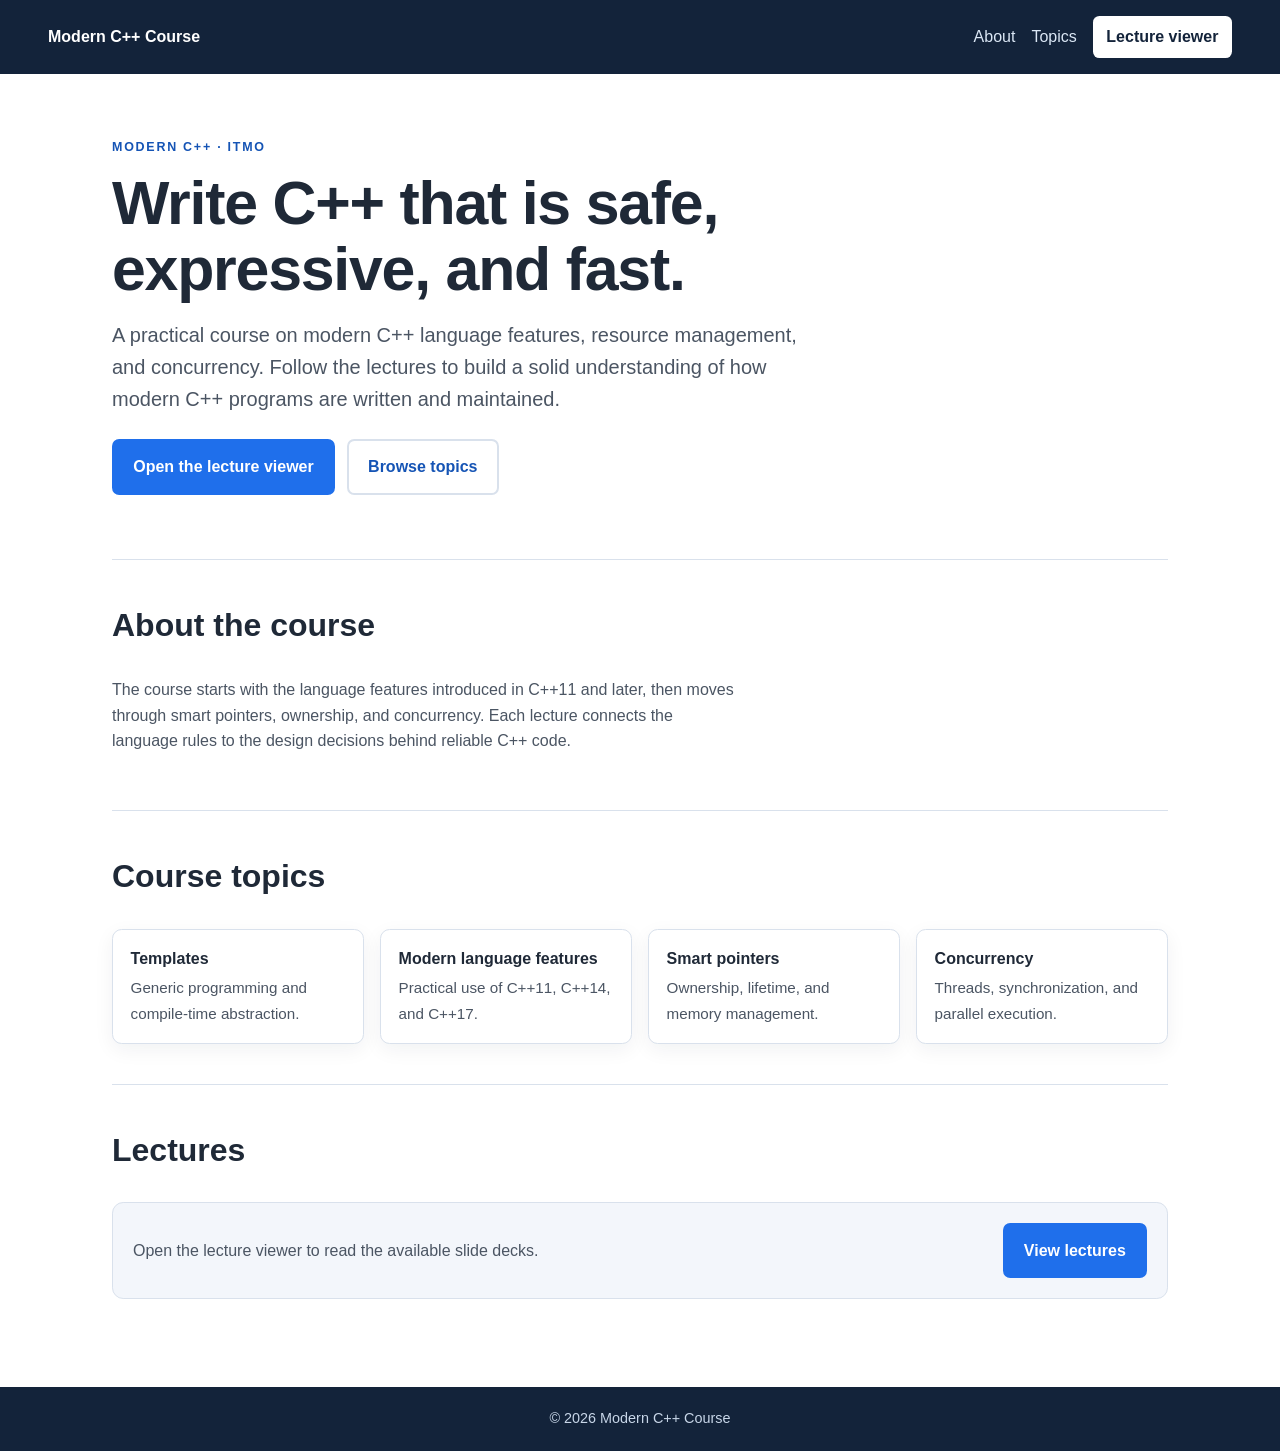
<file: index.html>
<!DOCTYPE html>
<html lang="en">
<head>
    <meta charset="UTF-8">
    <meta name="viewport" content="width=device-width, initial-scale=1.0">
    <title>Modern C++ Course</title>
    <link rel="stylesheet" href="styles.css">
</head>
<body class="landing-page">
    <header class="site-header">
        <a class="site-brand" href="index.html">Modern C++ Course</a>
        <nav class="site-nav" aria-label="Main navigation">
            <a href="#about">About</a>
            <a href="#topics">Topics</a>
            <a class="nav-cta" href="lectures.html">Lecture viewer</a>
        </nav>
    </header>

    <main class="landing-main">
        <section class="hero" aria-labelledby="hero-title">
            <p class="eyebrow">Modern C++ &middot; ITMO</p>
            <h1 id="hero-title">Write C++ that is safe, expressive, and fast.</h1>
            <p class="hero-copy">
                A practical course on modern C++ language features, resource management,
                and concurrency. Follow the lectures to build a solid understanding of
                how modern C++ programs are written and maintained.
            </p>
            <div class="hero-actions">
                <a class="button button-primary" href="lectures.html">Open the lecture viewer</a>
                <a class="button button-secondary" href="#topics">Browse topics</a>
            </div>
        </section>

        <section class="landing-section" id="about" aria-labelledby="about-title">
            <h2 id="about-title">About the course</h2>
            <p>
                The course starts with the language features introduced in C++11 and later,
                then moves through smart pointers, ownership, and concurrency. Each lecture
                connects the language rules to the design decisions behind reliable C++ code.
            </p>
        </section>

        <section class="landing-section" id="topics" aria-labelledby="topics-title">
            <h2 id="topics-title">Course topics</h2>
            <ul class="topic-grid">
                <li>
                    <strong>Templates</strong>
                    <span>Generic programming and compile-time abstraction.</span>
                </li>
                <li>
                    <strong>Modern language features</strong>
                    <span>Practical use of C++11, C++14, and C++17.</span>
                </li>
                <li>
                    <strong>Smart pointers</strong>
                    <span>Ownership, lifetime, and memory management.</span>
                </li>
                <li>
                    <strong>Concurrency</strong>
                    <span>Threads, synchronization, and parallel execution.</span>
                </li>
            </ul>
        </section>

        <section class="landing-section" id="lectures" aria-labelledby="lectures-title">
            <h2 id="lectures-title">Lectures</h2>
            <div class="lecture-callout">
                <p>Open the lecture viewer to read the available slide decks.</p>
                <a class="button button-primary" href="lectures.html">View lectures</a>
            </div>
        </section>
    </main>

    <footer class="site-footer">
        <p>&copy; 2026 Modern C++ Course</p>
    </footer>
</body>
</html>
</file>
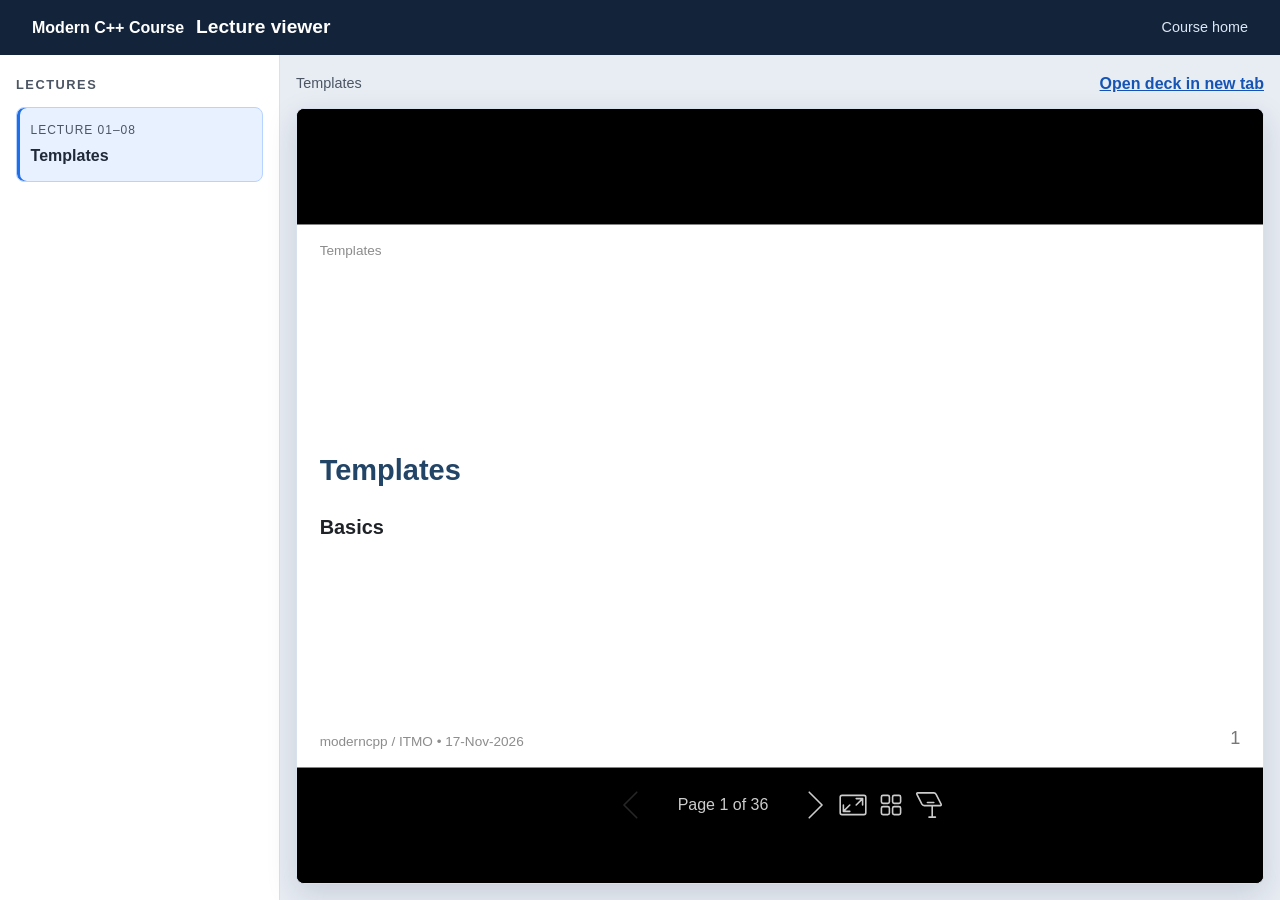
<file: lectures.html>
<!DOCTYPE html>
<html lang="en">
<head>
    <meta charset="UTF-8">
    <meta name="viewport" content="width=device-width, initial-scale=1.0">
    <title>Lecture viewer | Modern C++ Course</title>
    <link rel="stylesheet" href="styles.css">
</head>
<body class="viewer-page">
    <header class="site-header viewer-header">
        <div class="viewer-heading">
            <a class="site-brand" href="index.html">Modern C++ Course</a>
            <h1>Lecture viewer</h1>
        </div>
        <a class="back-link" href="index.html">Course home</a>
    </header>

    <main class="viewer-main">
        <nav class="lecture-sidebar" aria-label="Lecture list">
            <h2>Lectures</h2>
            <ul class="lecture-list">
                <li>
                    <a class="lecture-link" href="#lec-01-08" data-src="lecs/lec-01-08.html" data-title="Templates">
                        <span class="lecture-label">Lecture 01&ndash;08</span>
                        <span class="lecture-title">Templates</span>
                    </a>
                </li>
            </ul>
        </nav>

        <section class="deck-pane" aria-labelledby="deck-title">
            <div class="deck-toolbar">
                <p id="deck-title" aria-live="polite">Templates</p>
                <a class="deck-open" id="deck-open" href="lecs/lec-01-08.html" target="_blank" rel="noopener">Open deck in new tab</a>
            </div>
            <iframe class="deck-frame" id="deck-frame" src="lecs/lec-01-08.html" title="Templates lecture deck"></iframe>
        </section>
    </main>

    <script>
        (function () {
            "use strict";

            var links = Array.prototype.slice.call(document.querySelectorAll(".lecture-link"));
            var frame = document.getElementById("deck-frame");
            var openLink = document.getElementById("deck-open");
            var deckTitle = document.getElementById("deck-title");

            if (!links.length || !frame || !openLink || !deckTitle) {
                return;
            }

            function keyFor(link) {
                return link.getAttribute("href").slice(1);
            }

            function findLecture(key) {
                for (var i = 0; i < links.length; i += 1) {
                    if (keyFor(links[i]) === key) {
                        return links[i];
                    }
                }
                return null;
            }

            function select(link) {
                var src = link.getAttribute("data-src");
                var title = link.getAttribute("data-title") || keyFor(link);

                links.forEach(function (item) {
                    if (item === link) {
                        item.setAttribute("aria-current", "page");
                    } else {
                        item.removeAttribute("aria-current");
                    }
                });

                if (frame.getAttribute("src") !== src) {
                    frame.setAttribute("src", src);
                }
                frame.setAttribute("title", title + " lecture deck");
                openLink.setAttribute("href", src);
                deckTitle.textContent = title;
            }

            function applyHash() {
                var raw = window.location.hash.replace(/^#/, "");
                var key = raw;

                try {
                    key = decodeURIComponent(raw);
                } catch (error) {
                    key = "";
                }

                var link = findLecture(key);

                if (!link) {
                    link = links[0];
                    var fallback = keyFor(link);
                    if (window.location.hash !== "#" + fallback) {
                        window.history.replaceState(null, "", "#" + fallback);
                    }
                }

                select(link);
            }

            links.forEach(function (link) {
                link.addEventListener("click", function (event) {
                    if (event.defaultPrevented || event.button !== 0 || event.metaKey || event.ctrlKey || event.shiftKey || event.altKey) {
                        return;
                    }

                    event.preventDefault();
                    var key = keyFor(link);

                    if (window.location.hash === "#" + key) {
                        select(link);
                    } else {
                        window.location.hash = key;
                    }
                });
            });

            window.addEventListener("hashchange", applyHash);
            window.addEventListener("popstate", applyHash);
            applyHash();
        }());
    </script>
</body>
</html>
</file>
<file: styles.css>
:root {
    --ink: #1f2937;
    --muted: #4b5563;
    --accent: #1f6feb;
    --accent-dark: #1554b5;
    --header: #13233a;
    --surface: #ffffff;
    --soft: #f3f6fb;
    --border: #d9e1ec;
}

* {
    box-sizing: border-box;
}

html {
    scroll-behavior: smooth;
}

body {
    margin: 0;
    font-family: Arial, sans-serif;
    line-height: 1.6;
    color: var(--ink);
    background: var(--surface);
}

a {
    color: var(--accent-dark);
}

.site-header {
    display: flex;
    align-items: center;
    justify-content: space-between;
    flex-wrap: wrap;
    gap: 1rem;
    padding: 1rem clamp(1rem, 4vw, 3rem);
    background: var(--header);
    color: #fff;
}

.site-brand {
    color: #fff;
    font-weight: 700;
    text-decoration: none;
}

.site-nav {
    display: flex;
    align-items: center;
    flex-wrap: wrap;
    gap: 1rem;
}

.site-nav a {
    color: #dbe7f5;
    text-decoration: none;
}

.site-nav a:hover,
.site-nav a:focus-visible {
    color: #fff;
    text-decoration: underline;
}

.site-nav .nav-cta {
    padding: 0.5rem 0.85rem;
    border-radius: 0.4rem;
    background: #fff;
    color: var(--header);
    font-weight: 700;
    text-decoration: none;
}

.site-nav .nav-cta:hover,
.site-nav .nav-cta:focus-visible {
    background: #dbe7f5;
    color: var(--header);
}

.landing-main {
    max-width: 1120px;
    margin: 0 auto;
    padding: clamp(2rem, 6vw, 4rem) clamp(1rem, 4vw, 2rem) 3rem;
}

.hero {
    max-width: 800px;
    margin-bottom: clamp(2rem, 6vw, 4rem);
}

.eyebrow {
    margin: 0 0 0.75rem;
    color: var(--accent-dark);
    font-size: 0.78rem;
    font-weight: 700;
    letter-spacing: 0.14em;
    text-transform: uppercase;
}

.hero h1 {
    margin: 0 0 1rem;
    font-size: clamp(2.1rem, 5vw, 3.8rem);
    line-height: 1.1;
    letter-spacing: -0.02em;
}

.hero-copy {
    max-width: 65ch;
    margin: 0 0 1.5rem;
    color: var(--muted);
    font-size: clamp(1.05rem, 2vw, 1.25rem);
}

.hero-actions {
    display: flex;
    flex-wrap: wrap;
    gap: 0.75rem;
}

.button {
    display: inline-block;
    padding: 0.8rem 1.2rem;
    border: 2px solid transparent;
    border-radius: 0.45rem;
    font-weight: 700;
    text-decoration: none;
}

.button-primary {
    background: var(--accent);
    color: #fff;
}

.button-primary:hover,
.button-primary:focus-visible {
    background: var(--accent-dark);
    color: #fff;
}

.button-secondary {
    border-color: var(--border);
    background: #fff;
    color: var(--accent-dark);
}

.button-secondary:hover,
.button-secondary:focus-visible {
    border-color: var(--accent);
    background: var(--soft);
}

.landing-section {
    padding: clamp(1.5rem, 4vw, 2.5rem) 0;
    border-top: 1px solid var(--border);
}

.landing-section h2 {
    margin-top: 0;
    font-size: clamp(1.5rem, 3vw, 2rem);
}

.landing-section p {
    max-width: 70ch;
    color: var(--muted);
}

.topic-grid {
    display: grid;
    grid-template-columns: repeat(auto-fit, minmax(220px, 1fr));
    gap: 1rem;
    margin: 1.25rem 0 0;
    padding: 0;
    list-style: none;
}

.topic-grid li {
    padding: 1rem 1.1rem;
    border: 1px solid var(--border);
    border-radius: 0.6rem;
    background: var(--surface);
    box-shadow: 0 6px 20px rgba(19, 35, 58, 0.06);
}

.topic-grid strong {
    display: block;
    margin-bottom: 0.25rem;
}

.topic-grid span {
    color: var(--muted);
    font-size: 0.95rem;
}

.lecture-callout {
    display: flex;
    align-items: center;
    justify-content: space-between;
    flex-wrap: wrap;
    gap: 1rem;
    margin-top: 1.25rem;
    padding: 1.25rem;
    border: 1px solid var(--border);
    border-radius: 0.7rem;
    background: var(--soft);
}

.lecture-callout p {
    margin: 0;
}

.site-footer {
    padding: 1.25rem;
    background: var(--header);
    color: #c8d6e8;
    text-align: center;
    font-size: 0.9rem;
}

.site-footer p {
    margin: 0;
}

.viewer-page {
    display: flex;
    flex-direction: column;
    height: 100vh;
    overflow: hidden;
}

.viewer-header {
    padding: 0.75rem clamp(1rem, 3vw, 2rem);
}

.viewer-heading {
    display: flex;
    align-items: baseline;
    flex-wrap: wrap;
    gap: 0.75rem;
}

.viewer-heading h1 {
    margin: 0;
    font-size: 1.2rem;
}

.back-link {
    color: #dbe7f5;
    font-size: 0.9rem;
    text-decoration: none;
}

.back-link:hover,
.back-link:focus-visible {
    color: #fff;
    text-decoration: underline;
}

.viewer-main {
    display: grid;
    grid-template-columns: minmax(220px, 280px) minmax(0, 1fr);
    flex: 1;
    min-height: 0;
    background: #e8edf4;
}

.lecture-sidebar {
    min-height: 0;
    padding: 1rem;
    overflow-y: auto;
    border-right: 1px solid var(--border);
    background: var(--surface);
}

.lecture-sidebar h2 {
    margin: 0.25rem 0 0.75rem;
    color: var(--muted);
    font-size: 0.8rem;
    letter-spacing: 0.12em;
    text-transform: uppercase;
}

.lecture-list {
    display: grid;
    gap: 0.4rem;
    margin: 0;
    padding: 0;
    list-style: none;
}

.lecture-link {
    display: block;
    padding: 0.8rem 0.85rem;
    border: 1px solid transparent;
    border-radius: 0.5rem;
    color: var(--ink);
    text-decoration: none;
}

.lecture-link:hover {
    background: var(--soft);
}

.lecture-link:focus-visible {
    outline: 3px solid rgba(31, 111, 235, 0.35);
    outline-offset: 2px;
}

.lecture-link[aria-current="page"] {
    border-color: #b7d3ff;
    background: #e8f1ff;
    box-shadow: inset 3px 0 0 var(--accent);
}

.lecture-label {
    display: block;
    color: var(--muted);
    font-size: 0.75rem;
    letter-spacing: 0.08em;
    text-transform: uppercase;
}

.lecture-title {
    display: block;
    margin-top: 0.15rem;
    font-weight: 700;
}

.deck-pane {
    display: flex;
    flex-direction: column;
    min-width: 0;
    min-height: 0;
    padding: 1rem;
}

.deck-toolbar {
    display: flex;
    align-items: center;
    justify-content: space-between;
    flex-wrap: wrap;
    gap: 1rem;
    padding-bottom: 0.75rem;
}

.deck-toolbar p {
    margin: 0;
    color: var(--muted);
    font-size: 0.9rem;
}

.deck-open {
    font-weight: 700;
}

.deck-frame {
    flex: 1;
    width: 100%;
    min-height: 0;
    border: 1px solid var(--border);
    border-radius: 0.5rem;
    background: #000;
    box-shadow: 0 10px 30px rgba(19, 35, 58, 0.15);
}

@media (max-width: 760px) {
    .viewer-page {
        height: auto;
        min-height: 100vh;
        overflow: auto;
    }

    .viewer-main {
        display: flex;
        flex-direction: column;
    }

    .lecture-sidebar {
        max-height: 32vh;
        padding: 0.75rem 1rem;
        border-right: 0;
        border-bottom: 1px solid var(--border);
    }

    .deck-pane {
        padding: 0.75rem;
    }

    .deck-frame {
        flex: none;
        height: 70vh;
        min-height: 420px;
    }
}
</file>
